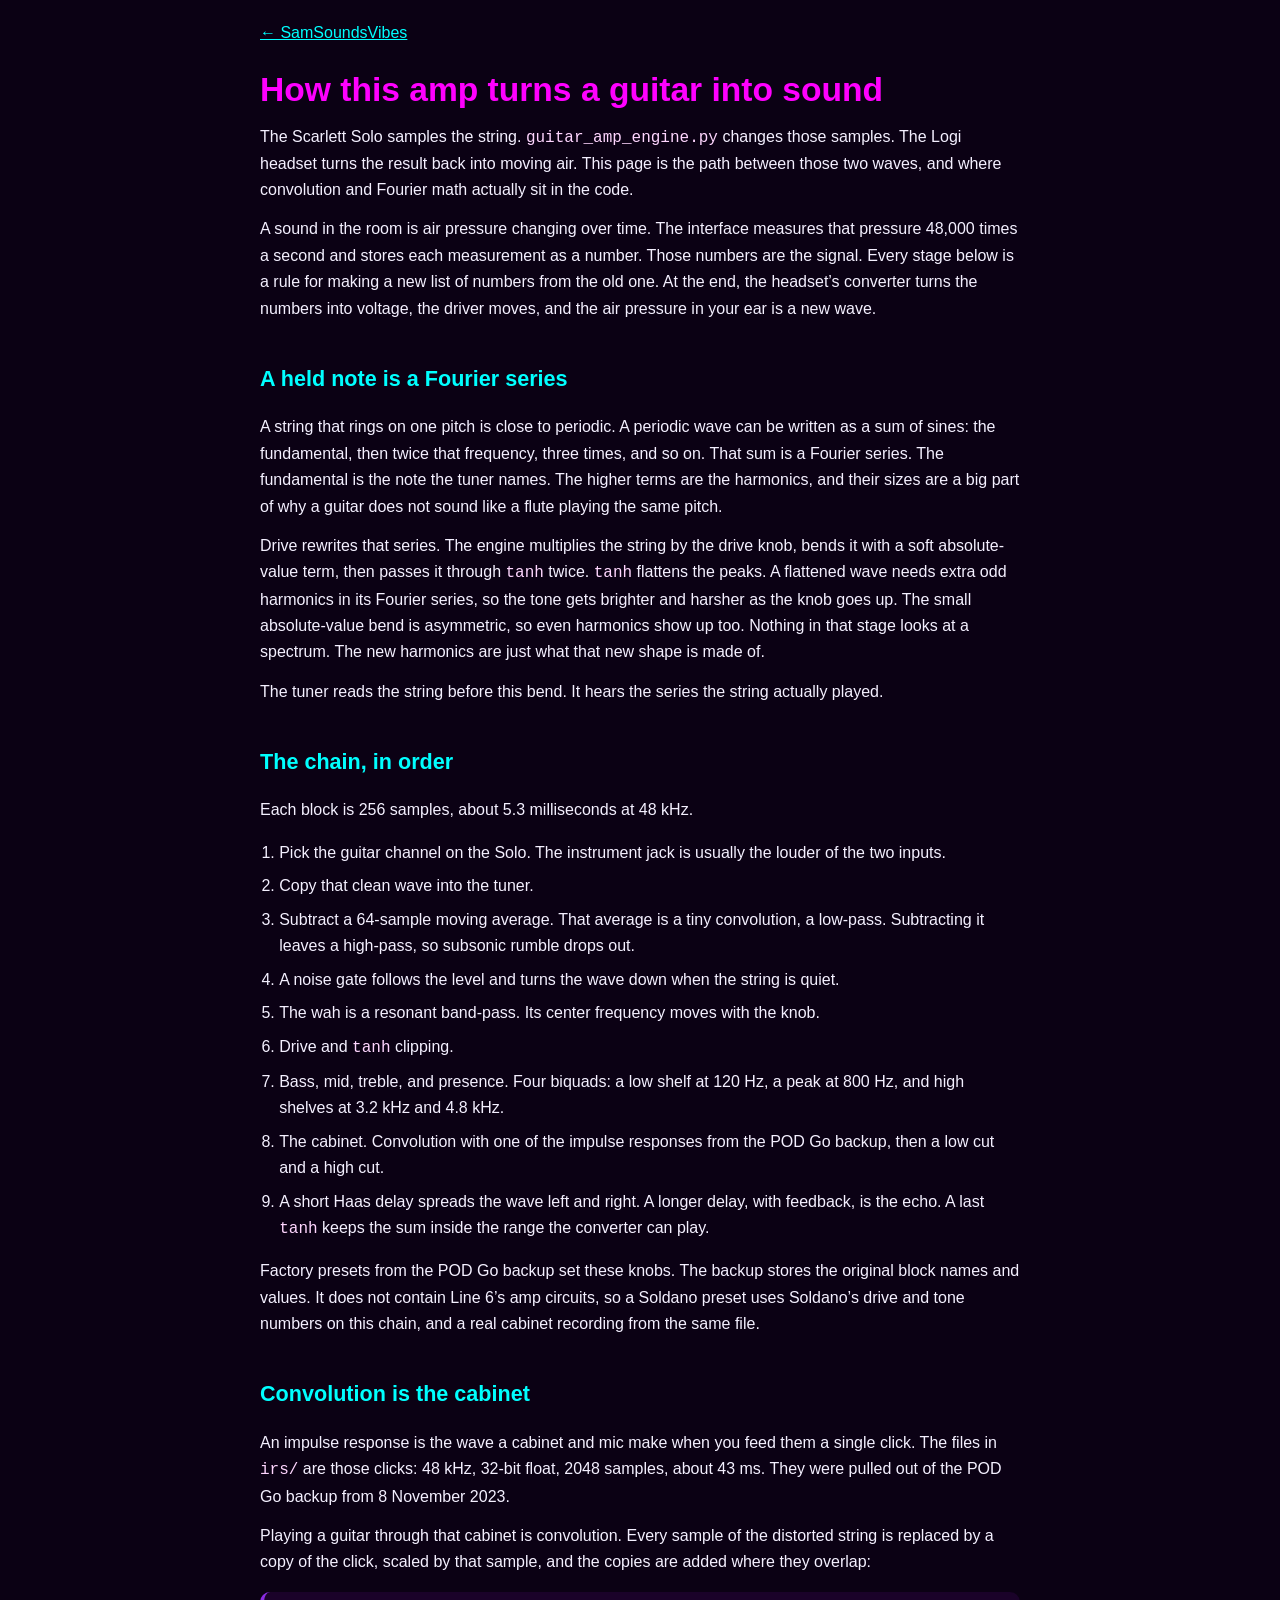
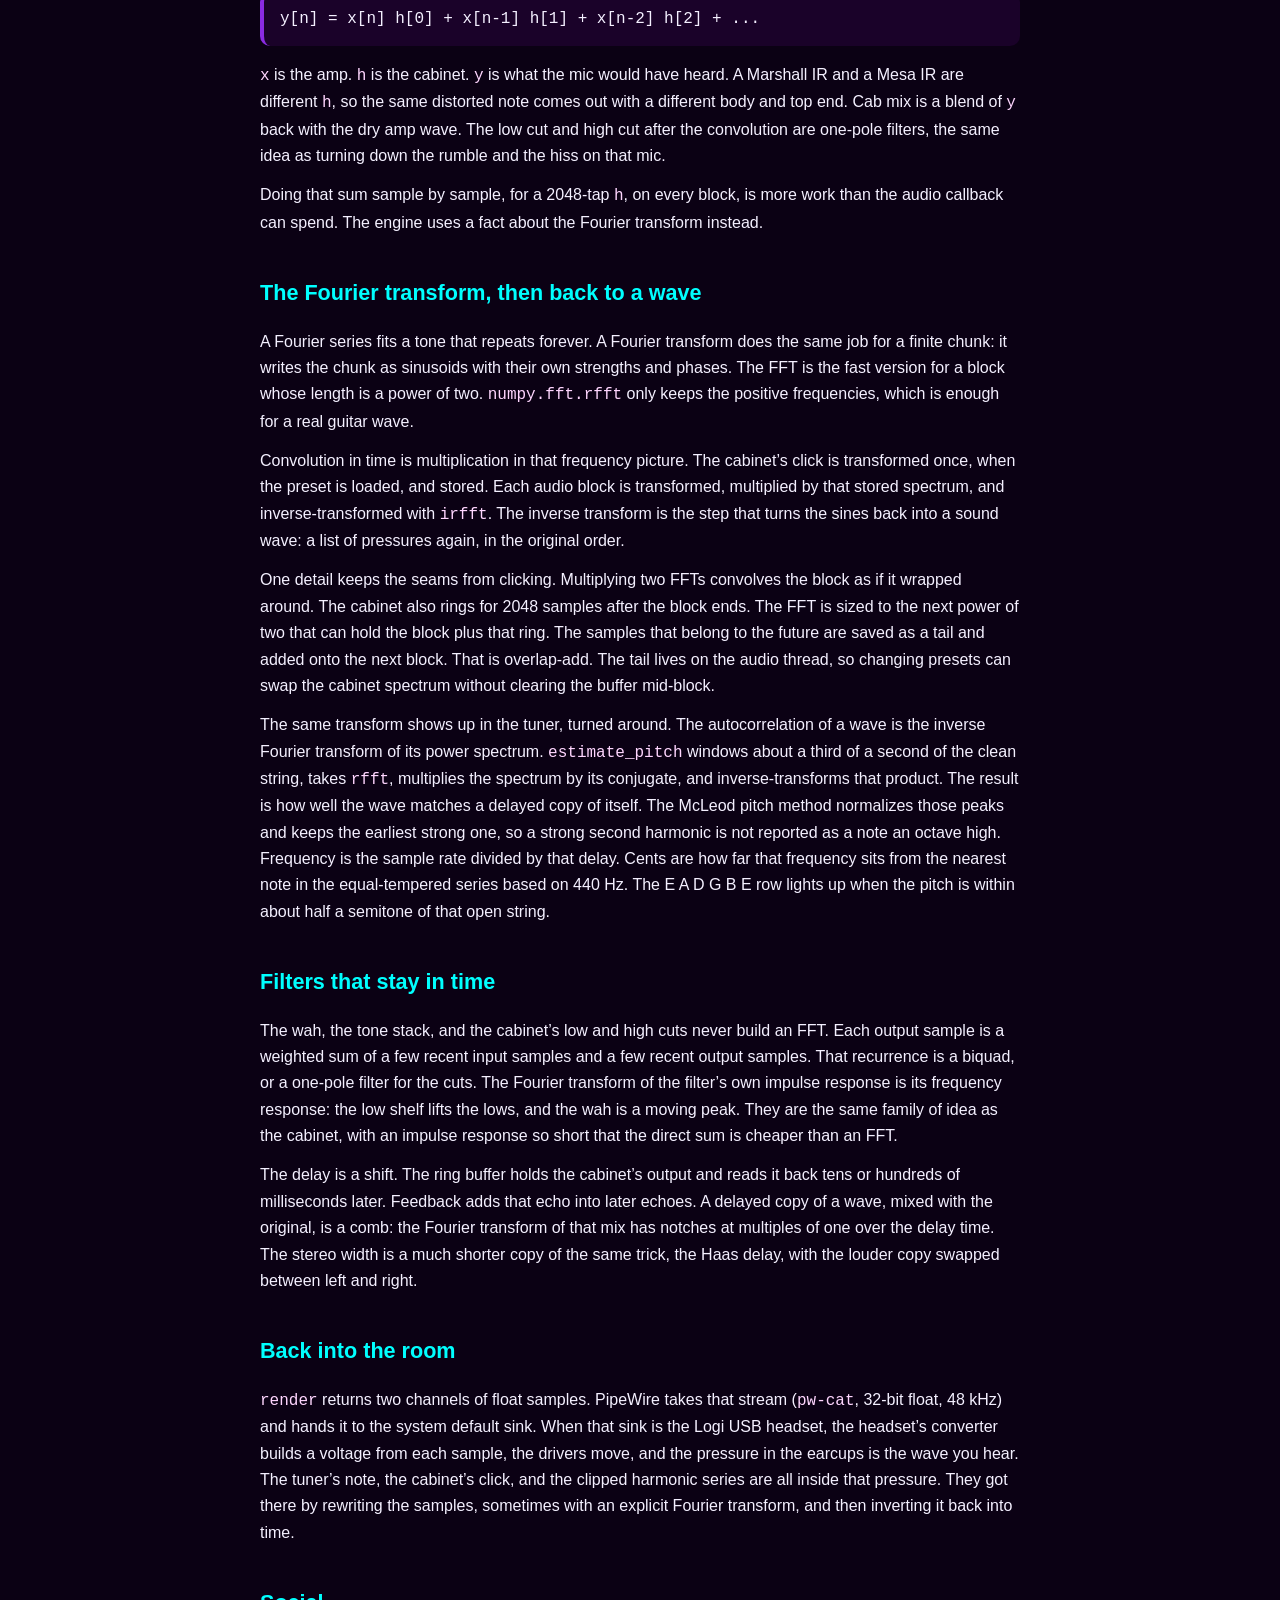
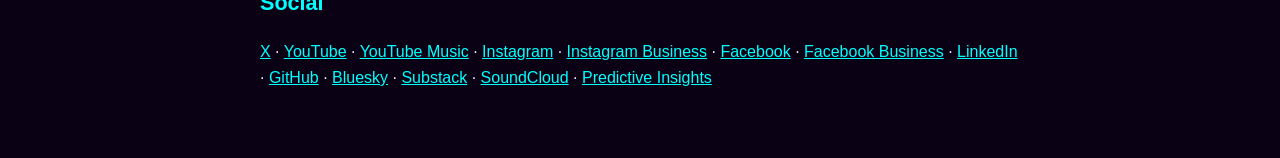
<file: amplifier/index.html>
<!DOCTYPE html>
<html lang="en">
<head>
  <meta charset="UTF-8">
  <meta name="viewport" content="width=device-width, initial-scale=1.0">
  <meta name="keywords" content="artificial intelligence, superintelligence, SI">
  <title>How the amp makes sound | SamSoundsVibes</title>
  <style>
    body { font-family: 'Segoe UI', sans-serif; background: #0b0114; color: #f4f0ff; margin: 0; padding: 20px; line-height: 1.65; }
    main { max-width: 760px; margin: 0 auto 60px; }
    a { color: #00ffff; }
    h1 { color: #ff00ff; font-size: 2.1em; line-height: 1.2; margin-bottom: 0.3em; }
    h2 { color: #00ffff; margin-top: 1.8em; font-size: 1.35em; }
    .back { margin: 0 0 24px; }
    p { margin: 0.8em 0; }
    ol { padding-left: 1.2em; }
    li { margin: 0.45em 0; }
    code, pre { font-family: ui-monospace, SFMono-Regular, Menlo, Consolas, monospace; }
    code { color: #ffd6ff; }
    pre { background: #1a0229; border-left: 4px solid #8a2be2; padding: 14px 16px; border-radius: 10px; overflow-x: auto; }
  </style>
</head>
<body>
  <main>
    <p class="back"><a href="../">← SamSoundsVibes</a></p>
    <h1>How this amp turns a guitar into sound</h1>
    <p>The Scarlett Solo samples the string. <code>guitar_amp_engine.py</code> changes those samples. The Logi headset turns the result back into moving air. This page is the path between those two waves, and where convolution and Fourier math actually sit in the code.</p>
    <p>A sound in the room is air pressure changing over time. The interface measures that pressure 48,000 times a second and stores each measurement as a number. Those numbers are the signal. Every stage below is a rule for making a new list of numbers from the old one. At the end, the headset’s converter turns the numbers into voltage, the driver moves, and the air pressure in your ear is a new wave.</p>

    <h2>A held note is a Fourier series</h2>
    <p>A string that rings on one pitch is close to periodic. A periodic wave can be written as a sum of sines: the fundamental, then twice that frequency, three times, and so on. That sum is a Fourier series. The fundamental is the note the tuner names. The higher terms are the harmonics, and their sizes are a big part of why a guitar does not sound like a flute playing the same pitch.</p>
    <p>Drive rewrites that series. The engine multiplies the string by the drive knob, bends it with a soft absolute-value term, then passes it through <code>tanh</code> twice. <code>tanh</code> flattens the peaks. A flattened wave needs extra odd harmonics in its Fourier series, so the tone gets brighter and harsher as the knob goes up. The small absolute-value bend is asymmetric, so even harmonics show up too. Nothing in that stage looks at a spectrum. The new harmonics are just what that new shape is made of.</p>
    <p>The tuner reads the string before this bend. It hears the series the string actually played.</p>

    <h2>The chain, in order</h2>
    <p>Each block is 256 samples, about 5.3 milliseconds at 48 kHz.</p>
    <ol>
      <li>Pick the guitar channel on the Solo. The instrument jack is usually the louder of the two inputs.</li>
      <li>Copy that clean wave into the tuner.</li>
      <li>Subtract a 64-sample moving average. That average is a tiny convolution, a low-pass. Subtracting it leaves a high-pass, so subsonic rumble drops out.</li>
      <li>A noise gate follows the level and turns the wave down when the string is quiet.</li>
      <li>The wah is a resonant band-pass. Its center frequency moves with the knob.</li>
      <li>Drive and <code>tanh</code> clipping.</li>
      <li>Bass, mid, treble, and presence. Four biquads: a low shelf at 120 Hz, a peak at 800 Hz, and high shelves at 3.2 kHz and 4.8 kHz.</li>
      <li>The cabinet. Convolution with one of the impulse responses from the POD Go backup, then a low cut and a high cut.</li>
      <li>A short Haas delay spreads the wave left and right. A longer delay, with feedback, is the echo. A last <code>tanh</code> keeps the sum inside the range the converter can play.</li>
    </ol>
    <p>Factory presets from the POD Go backup set these knobs. The backup stores the original block names and values. It does not contain Line 6’s amp circuits, so a Soldano preset uses Soldano’s drive and tone numbers on this chain, and a real cabinet recording from the same file.</p>

    <h2>Convolution is the cabinet</h2>
    <p>An impulse response is the wave a cabinet and mic make when you feed them a single click. The files in <code>irs/</code> are those clicks: 48 kHz, 32-bit float, 2048 samples, about 43 ms. They were pulled out of the POD Go backup from 8 November 2023.</p>
    <p>Playing a guitar through that cabinet is convolution. Every sample of the distorted string is replaced by a copy of the click, scaled by that sample, and the copies are added where they overlap:</p>
    <pre>y[n] = x[n] h[0] + x[n-1] h[1] + x[n-2] h[2] + ...</pre>
    <p><code>x</code> is the amp. <code>h</code> is the cabinet. <code>y</code> is what the mic would have heard. A Marshall IR and a Mesa IR are different <code>h</code>, so the same distorted note comes out with a different body and top end. Cab mix is a blend of <code>y</code> back with the dry amp wave. The low cut and high cut after the convolution are one-pole filters, the same idea as turning down the rumble and the hiss on that mic.</p>
    <p>Doing that sum sample by sample, for a 2048-tap <code>h</code>, on every block, is more work than the audio callback can spend. The engine uses a fact about the Fourier transform instead.</p>

    <h2>The Fourier transform, then back to a wave</h2>
    <p>A Fourier series fits a tone that repeats forever. A Fourier transform does the same job for a finite chunk: it writes the chunk as sinusoids with their own strengths and phases. The FFT is the fast version for a block whose length is a power of two. <code>numpy.fft.rfft</code> only keeps the positive frequencies, which is enough for a real guitar wave.</p>
    <p>Convolution in time is multiplication in that frequency picture. The cabinet’s click is transformed once, when the preset is loaded, and stored. Each audio block is transformed, multiplied by that stored spectrum, and inverse-transformed with <code>irfft</code>. The inverse transform is the step that turns the sines back into a sound wave: a list of pressures again, in the original order.</p>
    <p>One detail keeps the seams from clicking. Multiplying two FFTs convolves the block as if it wrapped around. The cabinet also rings for 2048 samples after the block ends. The FFT is sized to the next power of two that can hold the block plus that ring. The samples that belong to the future are saved as a tail and added onto the next block. That is overlap-add. The tail lives on the audio thread, so changing presets can swap the cabinet spectrum without clearing the buffer mid-block.</p>
    <p>The same transform shows up in the tuner, turned around. The autocorrelation of a wave is the inverse Fourier transform of its power spectrum. <code>estimate_pitch</code> windows about a third of a second of the clean string, takes <code>rfft</code>, multiplies the spectrum by its conjugate, and inverse-transforms that product. The result is how well the wave matches a delayed copy of itself. The McLeod pitch method normalizes those peaks and keeps the earliest strong one, so a strong second harmonic is not reported as a note an octave high. Frequency is the sample rate divided by that delay. Cents are how far that frequency sits from the nearest note in the equal-tempered series based on 440 Hz. The E A D G B E row lights up when the pitch is within about half a semitone of that open string.</p>

    <h2>Filters that stay in time</h2>
    <p>The wah, the tone stack, and the cabinet’s low and high cuts never build an FFT. Each output sample is a weighted sum of a few recent input samples and a few recent output samples. That recurrence is a biquad, or a one-pole filter for the cuts. The Fourier transform of the filter’s own impulse response is its frequency response: the low shelf lifts the lows, and the wah is a moving peak. They are the same family of idea as the cabinet, with an impulse response so short that the direct sum is cheaper than an FFT.</p>
    <p>The delay is a shift. The ring buffer holds the cabinet’s output and reads it back tens or hundreds of milliseconds later. Feedback adds that echo into later echoes. A delayed copy of a wave, mixed with the original, is a comb: the Fourier transform of that mix has notches at multiples of one over the delay time. The stereo width is a much shorter copy of the same trick, the Haas delay, with the louder copy swapped between left and right.</p>

    <h2>Back into the room</h2>
    <p><code>render</code> returns two channels of float samples. PipeWire takes that stream (<code>pw-cat</code>, 32-bit float, 48 kHz) and hands it to the system default sink. When that sink is the Logi USB headset, the headset’s converter builds a voltage from each sample, the drivers move, and the pressure in the earcups is the wave you hear. The tuner’s note, the cabinet’s click, and the clipped harmonic series are all inside that pressure. They got there by rewriting the samples, sometimes with an explicit Fourier transform, and then inverting it back into time.</p>

    <h2>Social</h2>
    <p>
      <a href="https://x.com/SamCast65215624">X</a> ·
      <a href="https://www.youtube.com/@predictiveanalyst">YouTube</a> ·
      <a href="https://www.youtube.com/@GUILDSOUNDVIBES">YouTube Music</a> ·
      <a href="https://www.instagram.com/_sam_d_c_">Instagram</a> ·
      <a href="https://www.instagram.com/futuroinsight/">Instagram Business</a> ·
      <a href="https://www.facebook.com/SamSoundsVibes">Facebook</a> ·
      <a href="https://www.facebook.com/profile.php?id=100094642779092">Facebook Business</a> ·
      <a href="https://www.linkedin.com/in/samdcastillo">LinkedIn</a> ·
      <a href="https://github.com/sdcastillo">GitHub</a> ·
      <a href="https://bsky.app/profile/supersam7.bsky.social">Bluesky</a> ·
      <a href="https://substack.com/@predictiveanalyst">Substack</a> ·
      <a href="https://soundcloud.com/lonestarriot">SoundCloud</a> ·
      <a href="https://www.predictiveinsightsai.com">Predictive Insights</a>
    </p>
  </main>
<style>
#google_translate_element{position:fixed;bottom:12px;right:12px;z-index:1000;font-size:13px;line-height:1.2;max-width:240px}
@media (max-width:600px){#google_translate_element{bottom:8px;right:8px;font-size:11px;max-width:160px;transform:scale(0.85);transform-origin:bottom right}}
</style>
<div id="google_translate_element"></div>
<script>
function googleTranslateElementInit() {
  new google.translate.TranslateElement({pageLanguage:'en', layout: google.translate.TranslateElement.InlineLayout.SIMPLE}, 'google_translate_element');
}
</script>
<script src="https://translate.google.com/translate_a/element.js?cb=googleTranslateElementInit"></script>

</body>
</html>
</file>
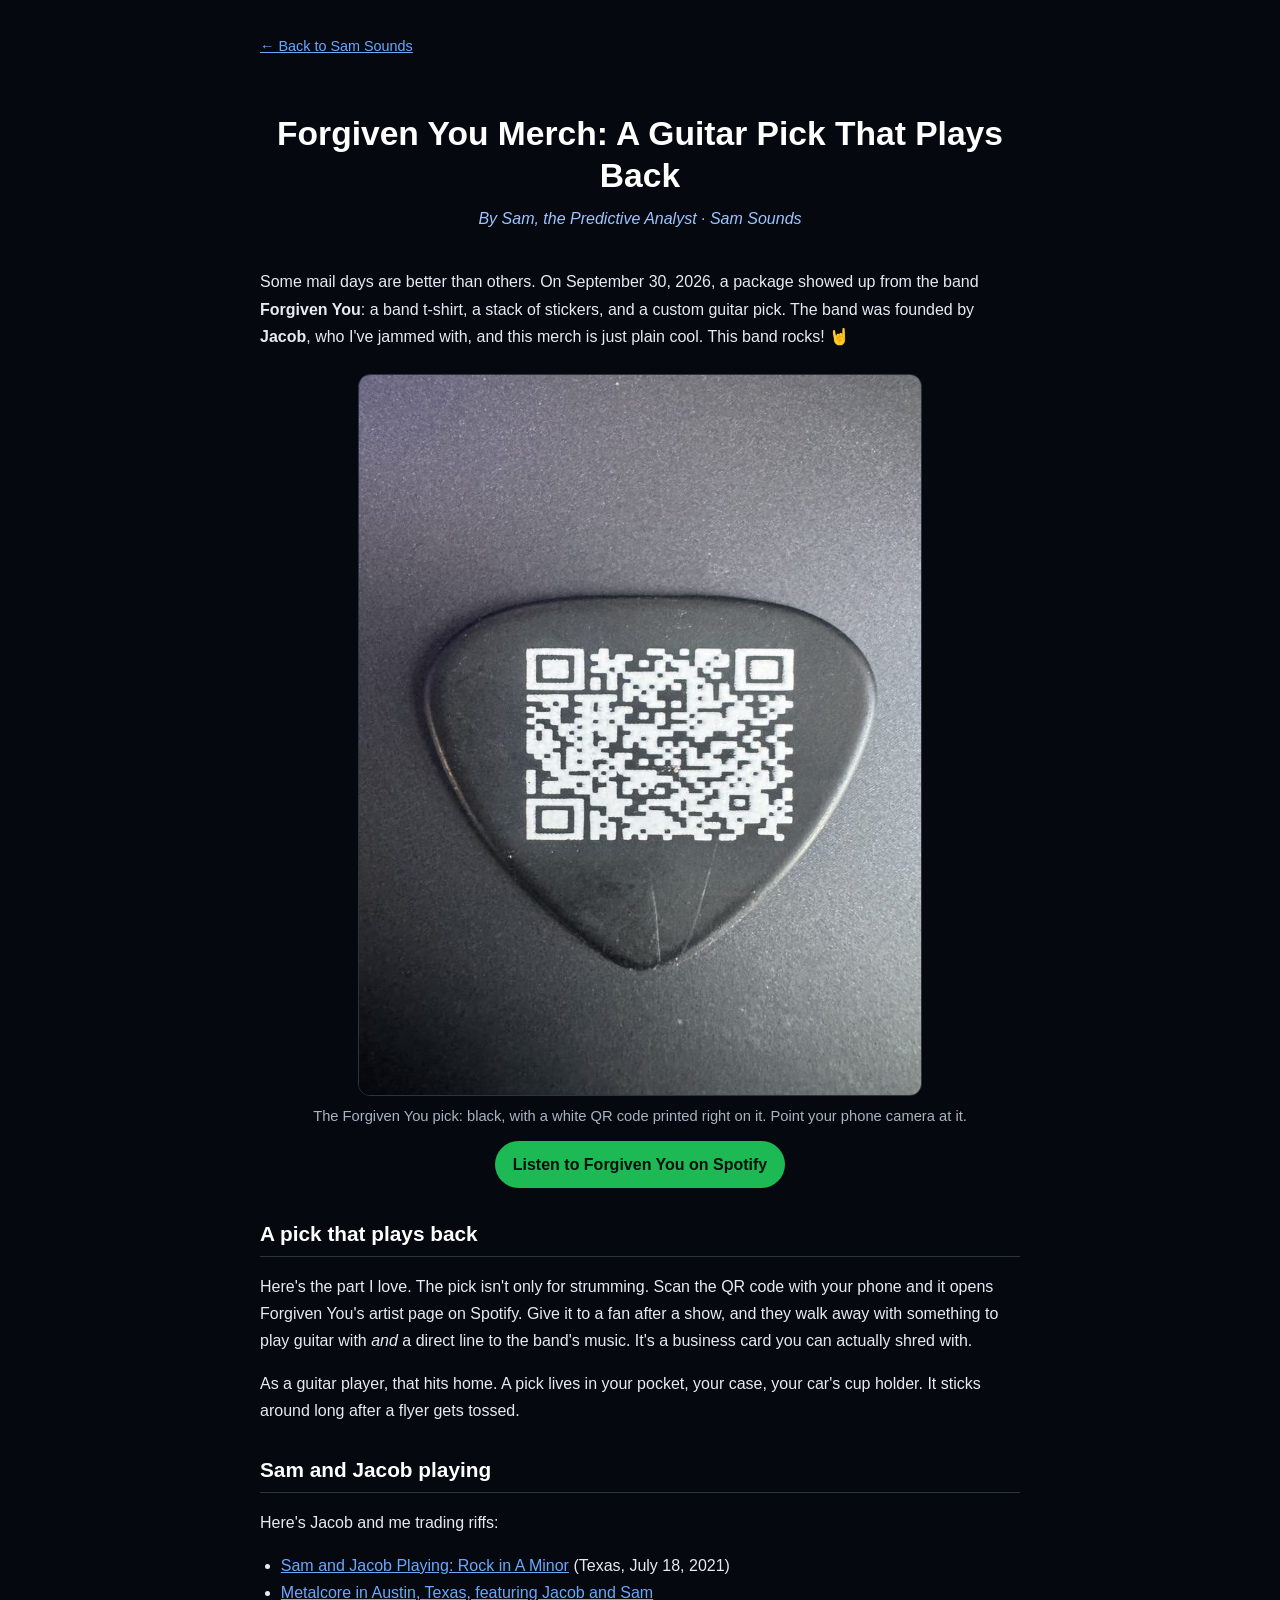
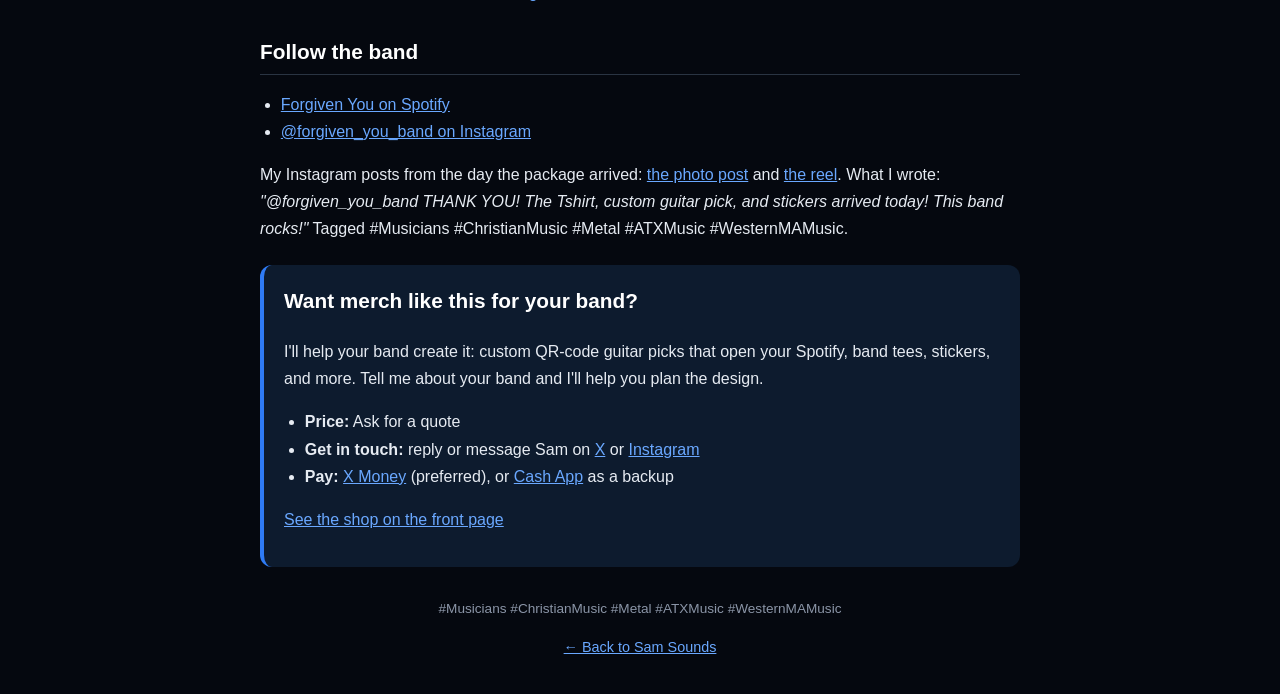
<file: articles/forgiven-you-merch.html>
<!DOCTYPE html>
<html lang="en">
<head>
    <meta charset="UTF-8">
    <meta name="viewport" content="width=device-width, initial-scale=1.0">
    <meta name="keywords" content="artificial intelligence, superintelligence, SI">
    <title>Forgiven You Merch: A Guitar Pick That Plays Back | Sam Sounds</title>
    <meta name="description" content="A Forgiven You tee, stickers, and a black guitar pick with a QR code that opens the band's Spotify.">
    <meta property="og:title" content="Forgiven You Merch: A Guitar Pick That Plays Back">
    <meta property="og:description" content="A black guitar pick with a white QR code that opens Forgiven You on Spotify.">
    <meta property="og:image" content="https://sdcastillo.github.io/SamSoundsVibes/articles/forgiven-you-qr-pick.jpg">
    <style>
        body { font-family: 'Segoe UI', sans-serif; background: #05080f; color: #e6ebf2; margin: 0; padding: 20px; line-height: 1.7; }
        a { color: #6aa8ff; }
        .wrap { max-width: 760px; margin: 0 auto; }
        .back { font-size: 0.9em; }
        header { text-align: center; padding: 40px 10px 20px; }
        h1 { color: #ffffff; margin: 0 0 8px; font-size: 2.1em; line-height: 1.25; }
        .byline { color: #9ec5ff; font-style: italic; margin: 0; }
        h2 { color: #ffffff; margin: 28px 0 8px; font-size: 1.3em; border-bottom: 1px solid #2a3442; padding-bottom: 4px; }
        figure { margin: 24px auto; text-align: center; }
        figure img { max-width: 100%; height: auto; max-height: 720px; border-radius: 12px; border: 1px solid #2a3442; display: block; margin: 0 auto; }
        figcaption { color: #a9b3c1; font-size: 0.92em; margin-top: 8px; }
        .listen { display: inline-block; margin-top: 12px; background: #1db954; color: #04110a; font-weight: bold; padding: 10px 18px; border-radius: 999px; text-decoration: none; }
        .listen:hover, .listen:focus { background: #1ed760; }
        .card { background: #0d1b2e; padding: 18px 20px; border-radius: 12px; border-left: 4px solid #2f7bf5; margin: 22px 0; }
        .card h2 { border: 0; margin-top: 0; }
        ul { padding-left: 1.3em; }
        .tags { color: #8b95a7; font-size: 0.85em; text-align: center; margin-top: 30px; }
    </style>
</head>
<body>
<div class="wrap">
    <p class="back"><a href="../">&larr; Back to Sam Sounds</a></p>

    <header>
        <h1>Forgiven You Merch: A Guitar Pick That Plays Back</h1>
        <p class="byline">By Sam, the Predictive Analyst &middot; Sam Sounds</p>
    </header>

    <p>Some mail days are better than others. On September 30, 2026, a package showed up from the band <strong>Forgiven You</strong>: a band t-shirt, a stack of stickers, and a custom guitar pick. The band was founded by <strong>Jacob</strong>, who I've jammed with, and this merch is just plain cool. This band rocks! 🤘</p>

    <figure>
        <img src="forgiven-you-qr-pick.jpg" width="562" height="1000" alt="A black guitar pick with a white QR code printed on it, resting on a dark gray surface">
        <figcaption>The Forgiven You pick: black, with a white QR code printed right on it. Point your phone camera at it.</figcaption>
        <a class="listen" href="https://open.spotify.com/artist/2cfGMieI3Uz6ODGfVBZmS9" target="_blank" rel="noopener">Listen to Forgiven You on Spotify</a>
    </figure>

    <h2>A pick that plays back</h2>
    <p>Here's the part I love. The pick isn't only for strumming. Scan the QR code with your phone and it opens Forgiven You's artist page on Spotify. Give it to a fan after a show, and they walk away with something to play guitar with <em>and</em> a direct line to the band's music. It's a business card you can actually shred with.</p>
    <p>As a guitar player, that hits home. A pick lives in your pocket, your case, your car's cup holder. It sticks around long after a flyer gets tossed.</p>

    <h2>Sam and Jacob playing</h2>
    <p>Here's Jacob and me trading riffs:</p>
    <ul>
        <li><a href="https://www.youtube.com/watch?v=XV818nVcaqQ" target="_blank" rel="noopener">Sam and Jacob Playing: Rock in A Minor</a> (Texas, July 18, 2021)</li>
        <li><a href="https://www.youtube.com/watch?v=DMOmjUswwKg" target="_blank" rel="noopener">Metalcore in Austin, Texas, featuring Jacob and Sam</a></li>
    </ul>

    <h2>Follow the band</h2>
    <ul>
        <li><a href="https://open.spotify.com/artist/2cfGMieI3Uz6ODGfVBZmS9" target="_blank" rel="noopener">Forgiven You on Spotify</a></li>
        <li><a href="https://www.instagram.com/forgiven_you_band/" target="_blank" rel="noopener">@forgiven_you_band on Instagram</a></li>
    </ul>
    <p>My Instagram posts from the day the package arrived: <a href="https://www.instagram.com/p/Dd7tRwAlGrx/" target="_blank" rel="noopener">the photo post</a> and <a href="https://www.instagram.com/reel/Dd71vZ5TbFq/" target="_blank" rel="noopener">the reel</a>. What I wrote: <em>"@forgiven_you_band THANK YOU! The Tshirt, custom guitar pick, and stickers arrived today! This band rocks!"</em> Tagged #Musicians #ChristianMusic #Metal #ATXMusic #WesternMAMusic.</p>

    <div class="card" id="band-merch">
        <h2>Want merch like this for your band?</h2>
        <p>I'll help your band create it: custom QR-code guitar picks that open your Spotify, band tees, stickers, and more. Tell me about your band and I'll help you plan the design.</p>
        <ul>
            <li><strong>Price:</strong> Ask for a quote</li>
            <li><strong>Get in touch:</strong> reply or message Sam on <a href="https://x.com/SamCast65215624" target="_blank" rel="noopener">X</a> or <a href="https://www.instagram.com/_sam_d_c_/" target="_blank" rel="noopener">Instagram</a></li>
            <li><strong>Pay:</strong> <a href="https://x.com/SamCast65215624" target="_blank" rel="noopener">X Money</a> (preferred), or <a href="https://cash.app/$samiamcastillo" target="_blank" rel="noopener">Cash App</a> as a backup</li>
        </ul>
        <p><a href="../#shop">See the shop on the front page</a></p>
    </div>

    <p class="tags">#Musicians #ChristianMusic #Metal #ATXMusic #WesternMAMusic</p>
    <p class="back" style="text-align:center"><a href="../">&larr; Back to Sam Sounds</a></p>
</div>
<style>
#google_translate_element{position:fixed;bottom:12px;right:12px;z-index:1000;font-size:13px;line-height:1.2;max-width:240px}
@media (max-width:600px){#google_translate_element{bottom:8px;right:8px;font-size:11px;max-width:160px;transform:scale(0.85);transform-origin:bottom right}}
</style>
<div id="google_translate_element"></div>
<script>
function googleTranslateElementInit() {
  new google.translate.TranslateElement({pageLanguage:'en', layout: google.translate.TranslateElement.InlineLayout.SIMPLE}, 'google_translate_element');
}
</script>
<script src="https://translate.google.com/translate_a/element.js?cb=googleTranslateElementInit"></script>
</body>
</html>
</file>
